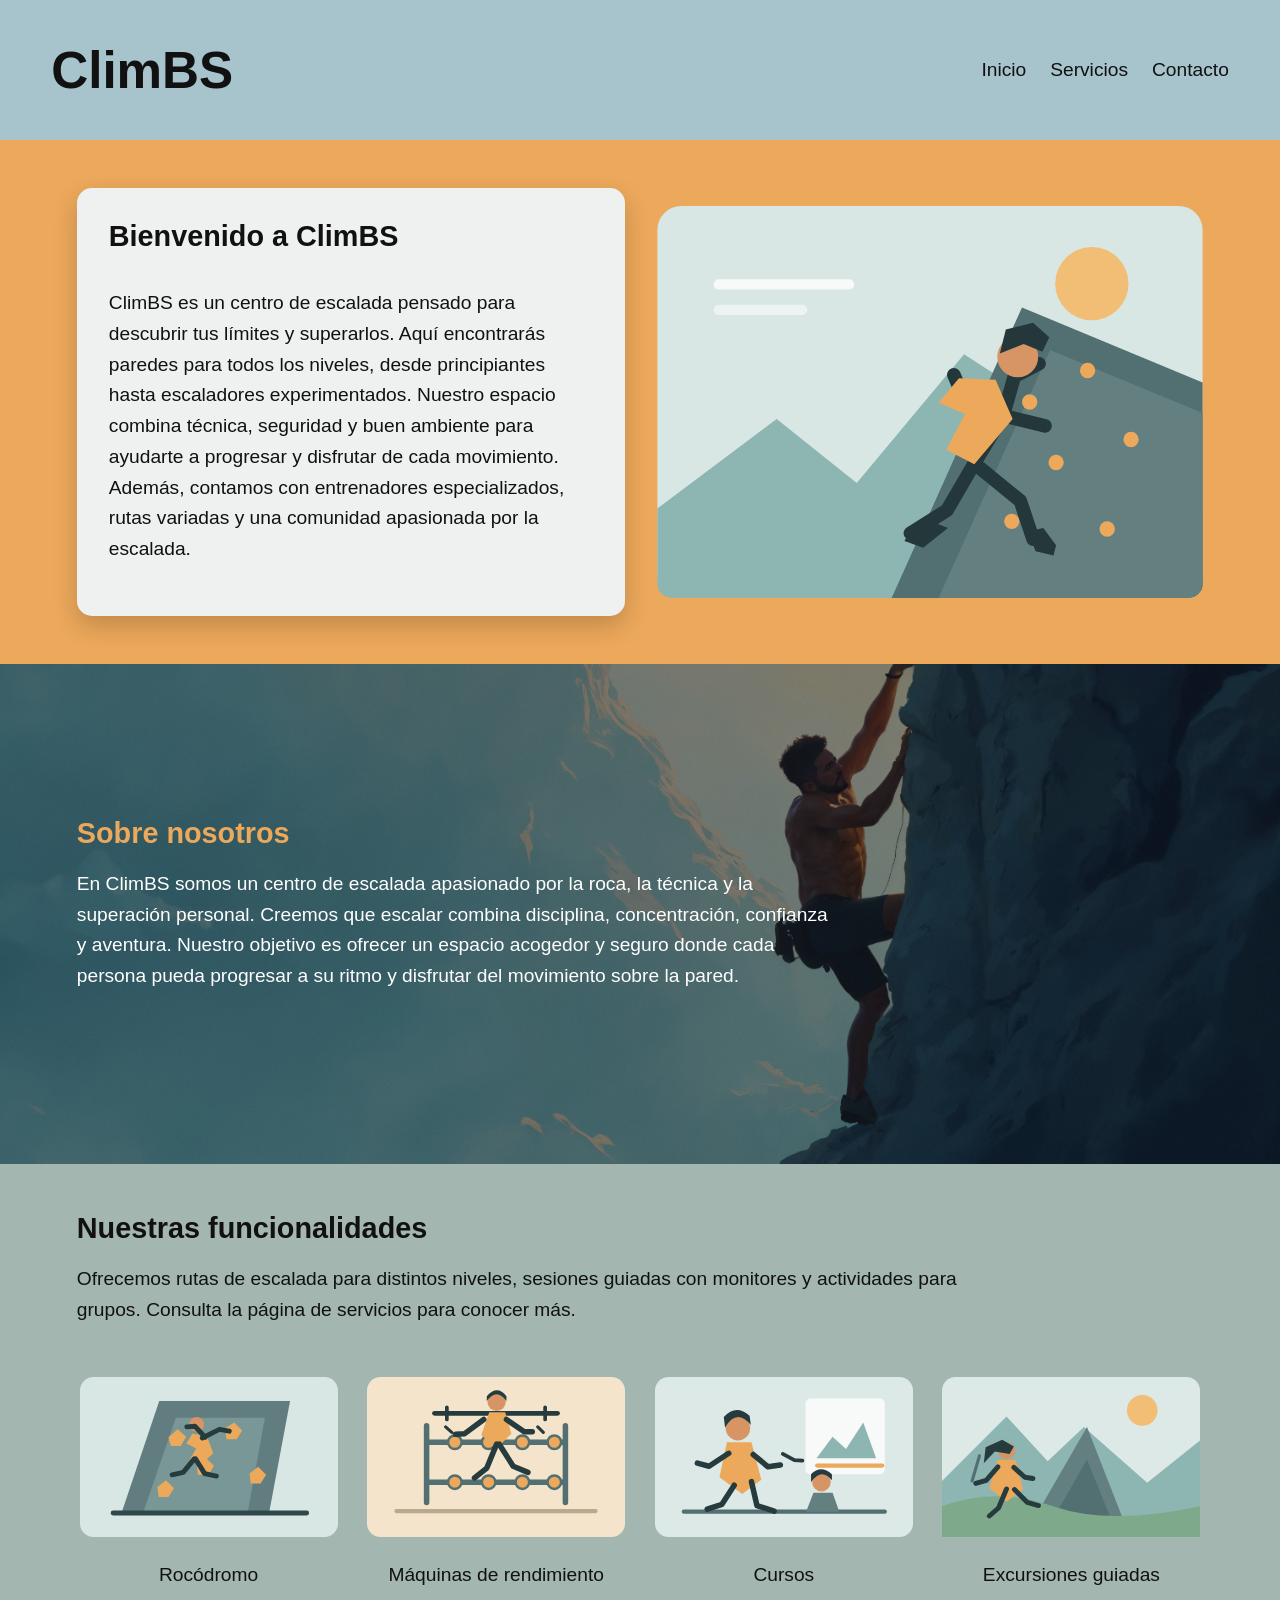
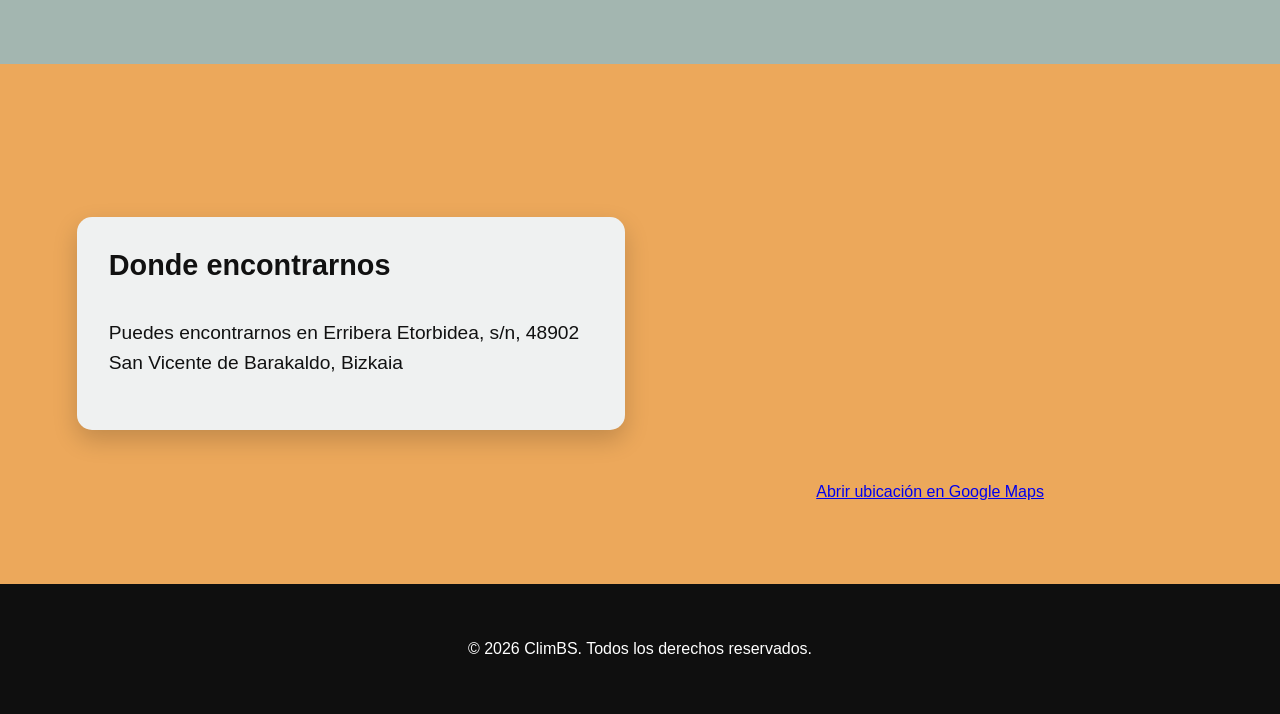
<file: index.html>
<!doctype html>
<html lang="es">

<head>
  <meta charset="UTF-8" />
  <meta name="viewport" content="width=device-width, initial-scale=1.0" />
  <title>ClimBS</title>

  <meta name="description"
    content="Bienvenido a ClimBS, centro de escalada de alto rendimiento, con cursos personalizados, excursiones a roca guiadas e instalaciones equipadas para toddas las necesidades" />

  <!-- Links -->
  <link rel="stylesheet" href="/css/styles.css" />
  <link rel="stylesheet" href="/css/index.css" />
  <script src="/main.js"></script>
</head>

<body>
  <!-- Header -->
  <header id="header">
    <h1 id="ClimBS">ClimBS</h1>
    <nav id="nav">
      <!-- Botón -->
      <button class="menu-toggle" type="button" aria-controls="nav-links" aria-expanded="false" aria-label="Abrir menú">
        &#9776;
      </button>
      <!-- Barra -->
      <ul class="nav-links" id="nav-links">
        <li><a href="index.html" aria-label="Inicio">Inicio</a></li>
        <li><a href="/html/services.html" aria-label="Servicios">Servicios</a></li>
        <li><a href="/html/contact.html" aria-label="Contacto">Contacto</a></li>
      </ul>
    </nav>
  </header>

  <!-- Contenido principal -->
  <main>
    <!-- Bienvenida -->
    <section class="welcome_container">
      <article class="welcome_card">
        <h2 class="welcome_title">Bienvenido a ClimBS</h2>
        <p class="welcome_text">
          ClimBS es un centro de escalada pensado para descubrir tus límites y superarlos. Aquí encontrarás paredes para
          todos los niveles, desde principiantes hasta escaladores experimentados. Nuestro espacio combina técnica,
          seguridad y buen ambiente para ayudarte a progresar y disfrutar de cada movimiento. Además, contamos con
          entrenadores especializados, rutas variadas y una comunidad apasionada por la escalada.
        </p>
      </article>
      <aside class="aside">
        <img class="aside_img" src="/images/escalada.svg"/>
      </aside>
    </section>

    <!-- Sobre nosotros -->
    <section class="aboutUs_container">
      <article class="aboutUs_article">
        <h2 class="aboutUs_title">Sobre nosotros</h2>
        <p class="aboutUs_text">
          En ClimBS somos un centro de escalada apasionado por la roca, la técnica y la superación personal. Creemos que
          escalar combina disciplina, concentración, confianza y aventura. Nuestro objetivo es ofrecer un espacio
          acogedor y seguro donde cada persona pueda progresar a su ritmo y disfrutar del movimiento sobre la pared.
        </p>
      </article>
    </section>

    <!-- Funcionalidades -->
    <section class="functions_container">
      <article class="functions_article">
        <h2 class="functions_title">Nuestras funcionalidades</h2>
        <p class="functions_text">
          Ofrecemos rutas de escalada para distintos niveles, sesiones guiadas con monitores y actividades para grupos.
          Consulta la página de servicios para conocer más.
        </p>
      </article>
      <div class="functions">
        <div class="function">
          <img class="function_image" src="/images/rocodromo.svg"/>
          <p class="function_text">Rocódromo</p>
        </div>
        <div class="function">
          <img class="function_image" src="/images/entrenamiento.svg"/>
          <p class="function_text">Máquinas de rendimiento</p>
        </div>
        <div class="function">
          <img class="function_image" src="/images/cursos.svg"/>
          <p class="function_text">Cursos</p>
        </div>
        <div class="function">
          <img class="function_image" src="/images/excursiones.svg" />
          <p class="function_text">Excursiones guiadas</p>
        </div>
      </div>
    </section>

    <!-- Ubicación -->
    <section class="location_container">
      <article class="location_card">
        <h2 class="location_title">Donde encontrarnos</h2>
        <p>
          Puedes encontrarnos en Erribera Etorbidea, s/n, 48902 San Vicente de Barakaldo, Bizkaia
        </p>
      </article>
      <aside class="map_container">
        <iframe class="map" title="Mapa de ubicación de ClimBS en Barakaldo"
          src="https://maps.google.com/maps?q=Erribera%20Etorbidea%2C%20s%2Fn%2C%2048902%20San%20Vicente%20de%20Barakaldo%2C%20Bizkaia&output=embed"
          loading="lazy" referrerpolicy="no-referrer-when-downgrade">
        </iframe>
        <a href="https://maps.google.com/?q=Erribera+Etorbidea,+s%2Fn,+48902+San+Vicente+de+Barakaldo,+Bizkaia" target="_blank"
          rel="noopener noreferrer">
          Abrir ubicación en Google Maps
        </a>
      </aside>
    </section>

  </main>
  <!-- Fin contenido principal -->
</body>

<!-- Footer -->
<footer id="footer">
  <p class="copyright">&copy; 2026 ClimBS. Todos los derechos reservados.</p>
</footer>

</html>
</file>
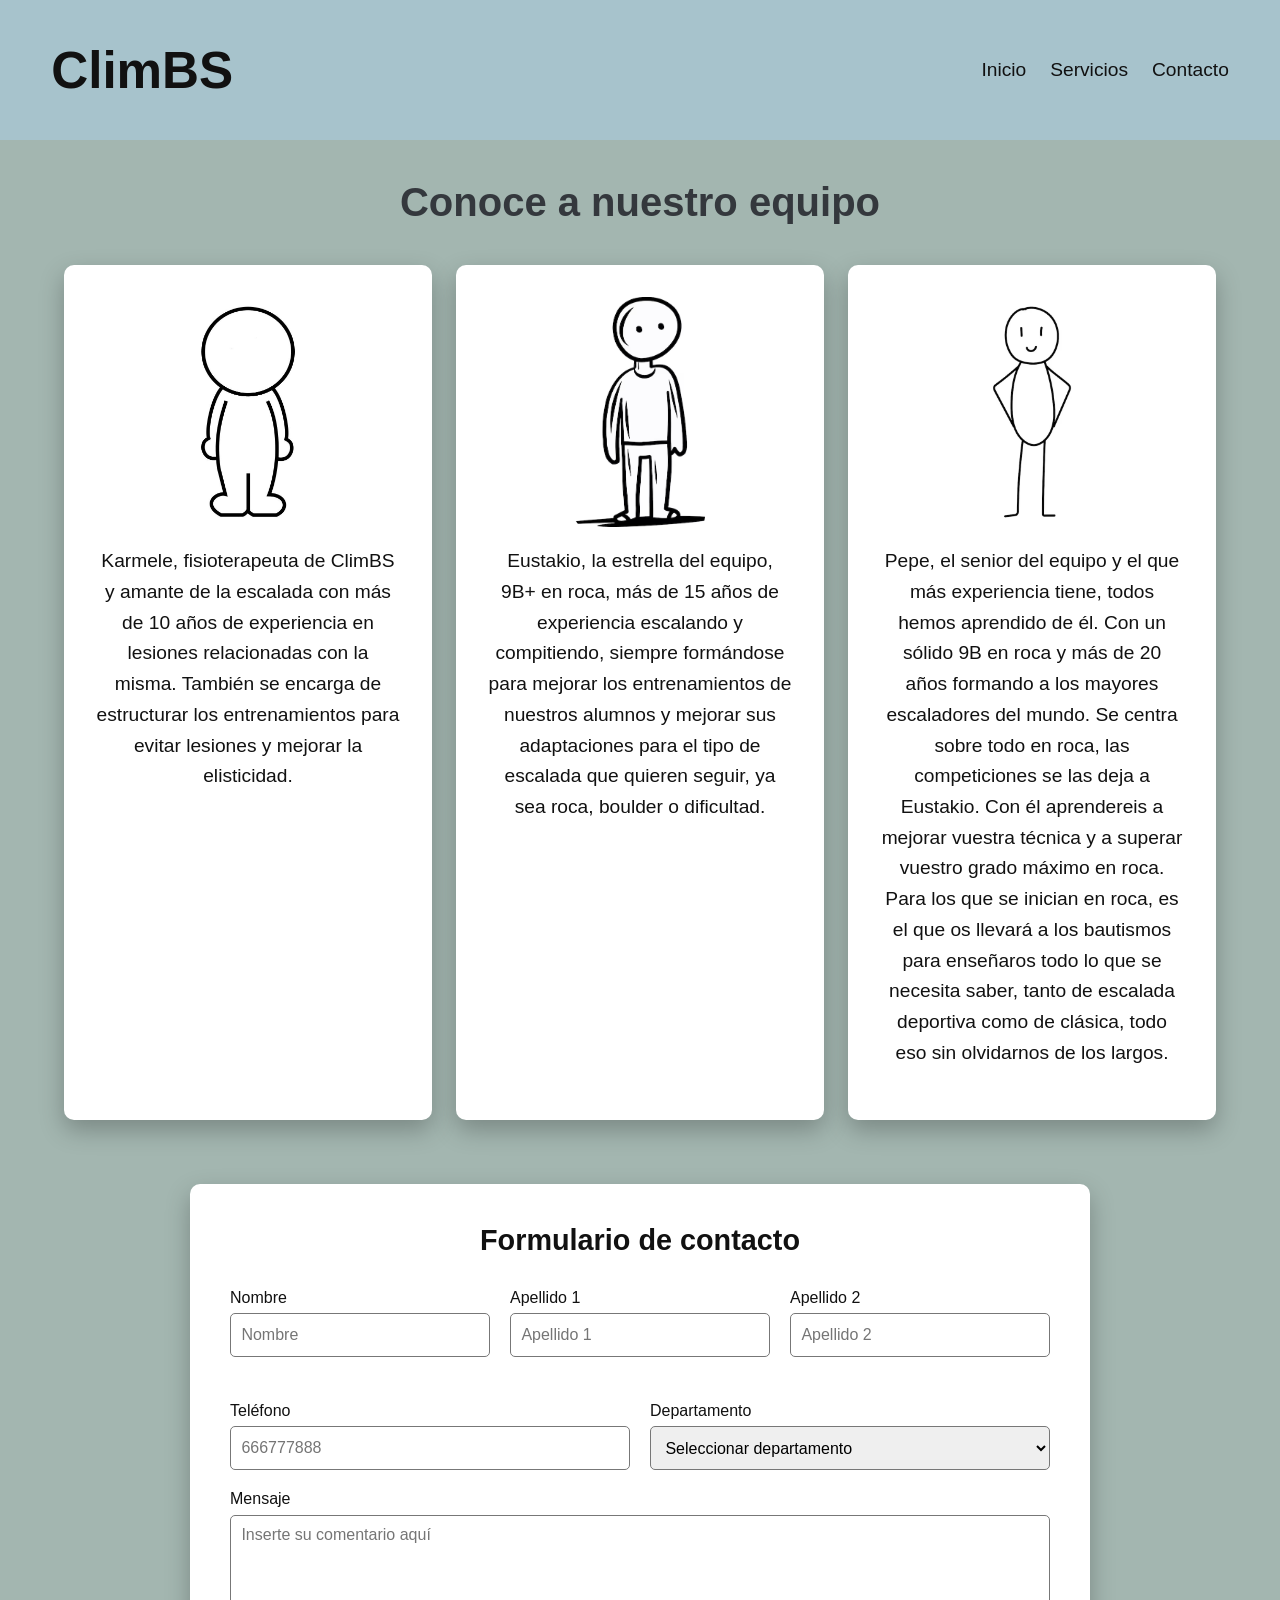
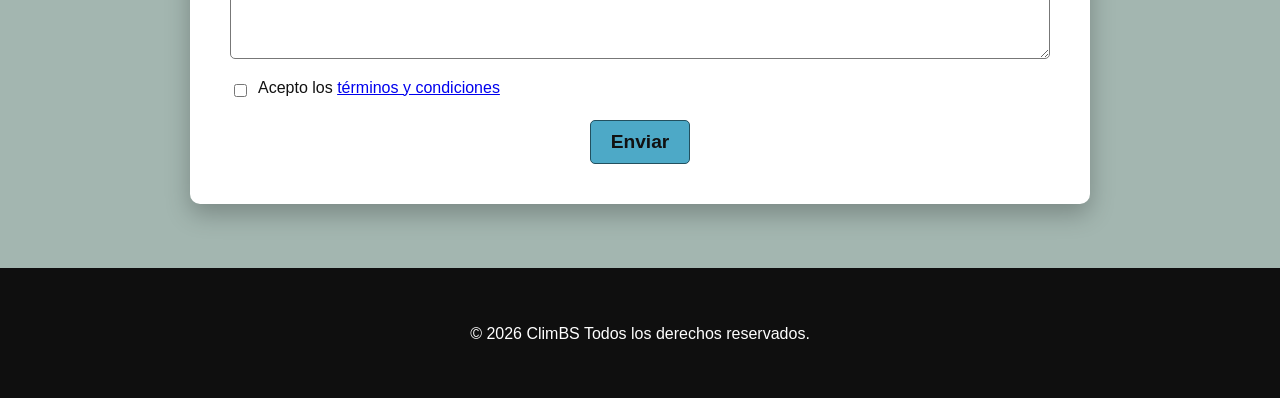
<file: html/contact.html>
<!doctype html>
<html lang="es">

<head>
  <meta charset="UTF-8" />
  <meta name="viewport" content="width=device-width, initial-scale=1.0" />
  <title>Contacto</title>

  <!-- Links -->
  <link rel="stylesheet" href="../css/styles.css" />
  <link rel="stylesheet" href="../css/contact.css" />
  <script src="../main.js"></script>
</head>

<body>
  <!-- Header -->
  <header id="header">
    <h1 id="ClimBS">ClimBS</h1>
    <nav id="nav">
      <!-- Botón -->
      <button class="menu-toggle" type="button" aria-expanded="false" aria-label="Abrir menú">
        &#9776;
      </button>
      <!-- Barra -->
      <ul class="nav-links" id="nav-links">
        <li><a href="../index.html" aria-label="Inicio">Inicio</a></li>
        <li><a href="services.html" aria-label="Servicios">Servicios</a></li>
        <li><a href="contact.html" aria-label="Contacto">Contacto</a></li>
      </ul>
    </nav>
  </header>

  <!-- Contenido principal -->
  <h2 class="contact_title">
    <span class="title_text">Conoce a nuestro equipo</span>
  </h2>

  <section class="container" aria-label="Equipo de ClimBS">
    <article class="card">
      <img class="card_img" src="../images/person1.jpg" alt="Karmele, fisioterapeuta" />
      <p class="card_text">
        Karmele, fisioterapeuta de ClimBS y amante de la escalada con más de 10 años de experiencia en lesiones
        relacionadas con la misma. También se encarga de estructurar los entrenamientos para evitar lesiones y mejorar
        la elisticidad.
      </p>
    </article>
    <article class="card">
      <img class="card_img" src="../images/person2.jpg" alt="Eustakio, entrenador" />
      <p class="card_text">
        Eustakio, la estrella del equipo, 9B+ en roca, más de 15 años de experiencia escalando y compitiendo, siempre
        formándose para mejorar los entrenamientos de nuestros alumnos y mejorar sus adaptaciones para el tipo de
        escalada que quieren seguir, ya sea roca, boulder o dificultad.
      </p>
    </article>
    <article class="card">
      <img class="card_img" src="../images/person3.jpg" alt="Pepe, entrenador" />
      <p class="card_text">
        Pepe, el senior del equipo y el que más experiencia tiene, todos hemos aprendido de él. Con un sólido
        9B en roca y más de 20 años formando a los mayores escaladores del mundo. Se centra sobre todo en roca, las
        competiciones se las deja a Eustakio. Con él aprendereis a mejorar vuestra técnica y a superar vuestro grado
        máximo en roca. Para los que se inician en roca, es el que os llevará a los bautismos para enseñaros todo lo que
        se necesita saber, tanto de escalada deportiva como de clásica, todo eso sin olvidarnos de los largos.

      </p>
    </article>
  </section>

  <!-- Formulario de contacto -->
  <section class="contact_section">
    <h2 class="form_title">Formulario de contacto</h2>
    <form id="contact_form" action="#" method="post">
      <span class="name_surname">
        <span class="name_container">
          <label for="name">Nombre</label>
          <input type="text" id="name" name="name" placeholder="Nombre" pattern="[A-Za-z ]{2,15}" maxlength="15"
            required />
        </span>
        <span class="surname1_container">
          <label for="surname1">Apellido 1</label>
          <input type="text" id="surname1" name="surname1" placeholder="Apellido 1" pattern="[A-Za-z ]{2,15}"
            maxlength="15" required />
        </span>
        <span class="surname2_container">
          <label for="surname2">Apellido 2</label>
          <input type="text" id="surname2" name="surname2" placeholder="Apellido 2" pattern="[A-Za-z ]{2,15}"
            maxlength="15" required />
        </span>
      </span>
      <span class="phone_department">
        <span class="phone_container">
          <label for="phone">Teléfono</label>
          <input type="tel" id="phone" name="phone" placeholder="666777888" pattern="[0-9]{9}" maxlength="9"
            inputmode="numeric" required />
        </span>
        <span class="department_container">
          <label for="department">Departamento</label>
          <select id="department" name="department" required>
            <option value="">Seleccionar departamento</option>
            <option value="client_att">Atención al Cliente</option>
            <option value="adm">Administración</option>
            <option value="rrhh">Recursos Humanos</option>
          </select>
        </span>
      </span>
      <span class="msg_container">
        <label for="message">Mensaje</label>
        <textarea id="message" name="message" rows="6" placeholder="Inserte su comentario aquí" required></textarea>
      </span>
      <span class="checkbox_container">
        <input type="checkbox" id="terms" name="terms" required />
        <label for="terms">Acepto los <a href="#">términos y condiciones</a></label>
      </span>
      <span class="button_container">
        <button type="submit" class="submit_btn">Enviar</button>
      </span>
    </form>
  </section>
  <!-- Fin formulario de contacto -->

</body>
<!-- Footer -->
<footer id="footer">
  <p class="copyright">&copy; 2026 ClimBS Todos los derechos reservados.</p>
</footer>

</html>
</file>
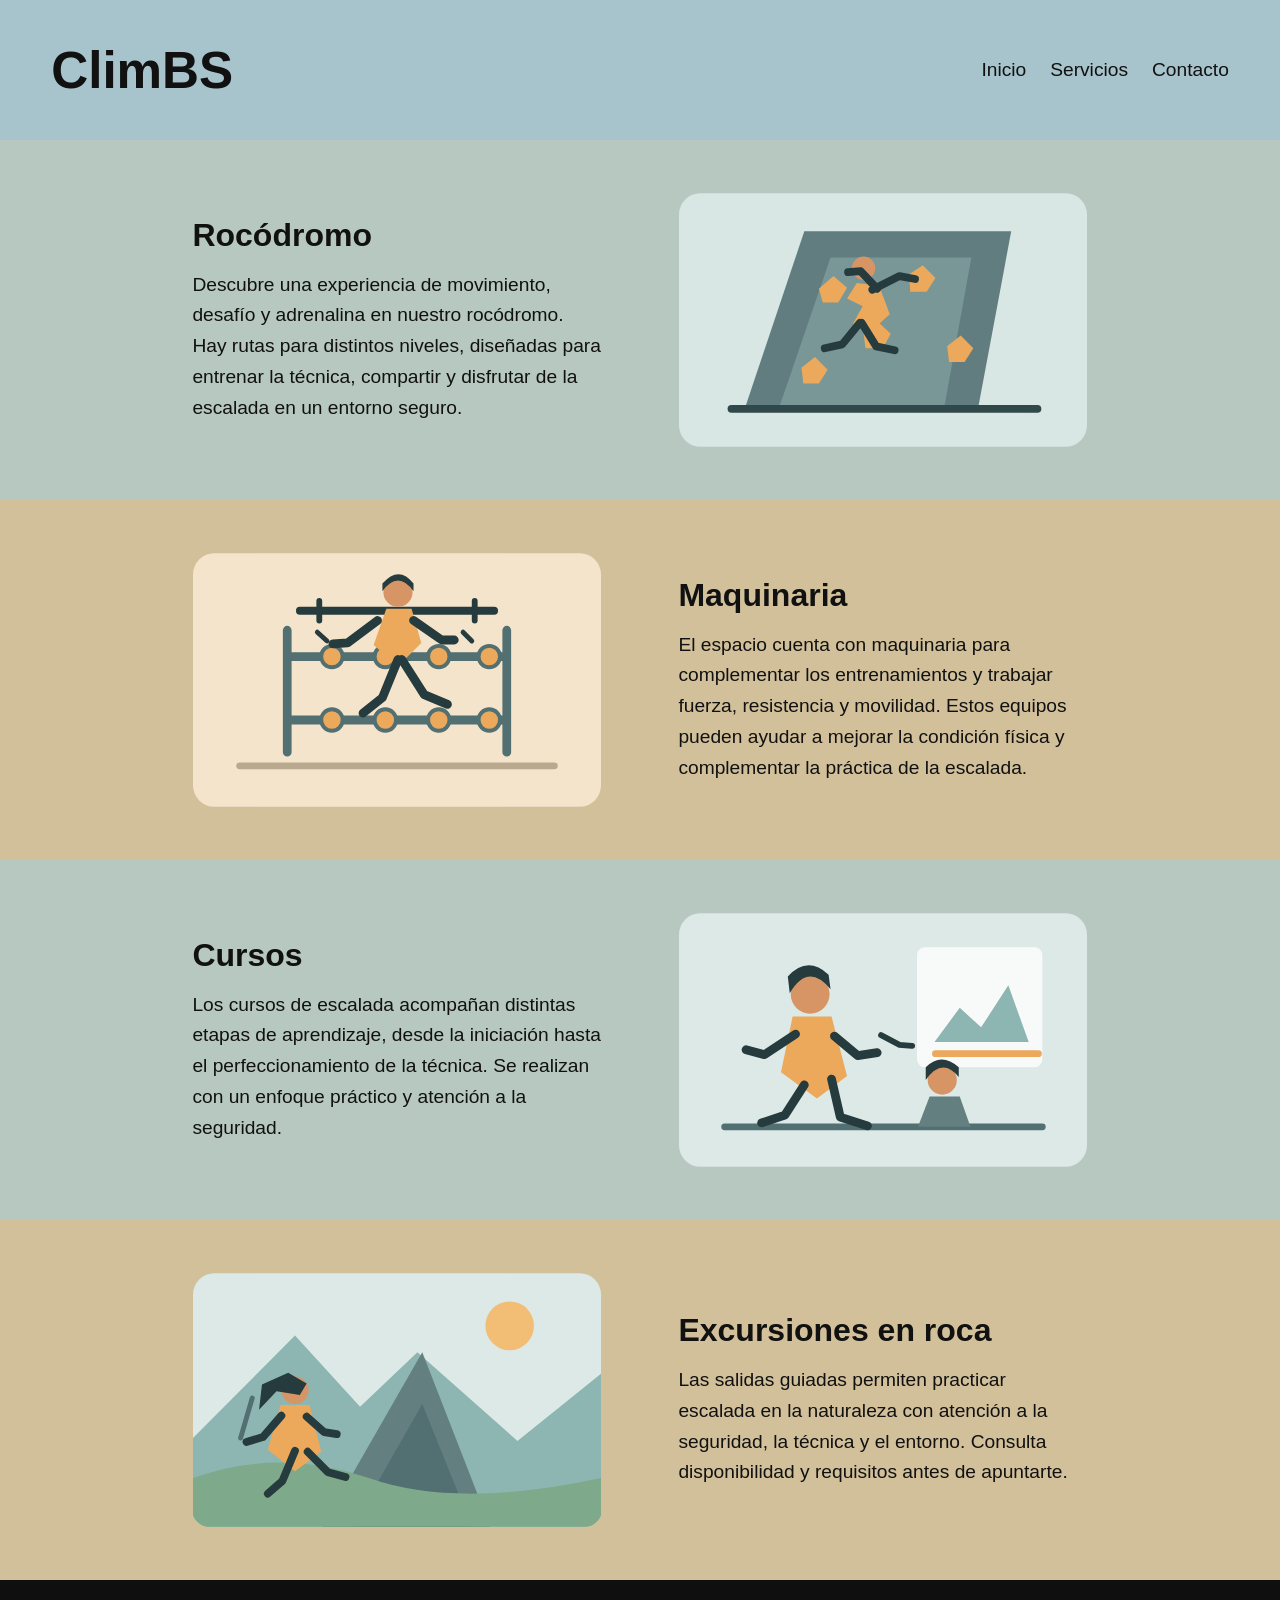
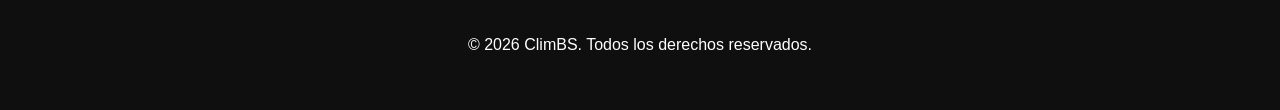
<file: html/services.html>
<!doctype html>
<html lang="es">

<head>
  <meta charset="UTF-8" />
  <meta name="viewport" content="width=device-width, initial-scale=1.0" />
  <title>Servicios</title>

  <!-- Links -->
  <link rel="stylesheet" href="../css/styles.css" />
  <link rel="stylesheet" href="../css/services.css" />
  <script src="../main.js"></script>
</head>

<body>
  <!-- Header -->
  <header id="header">
    <h1 id="ClimBS">ClimBS</h1>
    <nav id="nav">
      <!-- Botón -->
      <button class="menu-toggle" type="button" aria-expanded="false" aria-label="Abrir menú">
        &#9776;
      </button>
      <!-- Barra -->
      <ul class="nav-links" id="nav-links">
        <li><a href="../index.html" aria-label="Inicio">Inicio</a></li>
        <li><a href="services.html" aria-label="Servicios">Servicios</a></li>
        <li><a href="contact.html" aria-label="Contacto">Contacto</a></li>
      </ul>
    </nav>
  </header>
  <!-- Fin header -->

  <!-- Contenido principal -->
  <main>
    <!-- Instalaciones -->
    <section class="instalaciones_container">
      <article>
        <div class="service_content">
          <h2>Rocódromo</h2>
          <p>
            Descubre una experiencia de movimiento, desafío y adrenalina en nuestro rocódromo. Hay rutas para distintos
            niveles, diseñadas para entrenar la técnica, compartir y disfrutar de la escalada en un entorno seguro.
          </p>
        </div>
        <img class="service_image" src="../images/rocodromo.svg" />
      </article>
    </section>

    <!-- Maquinaria -->
    <section class="maquinaria_container">
      <article>
        <img class="service_image" src="../images/entrenamiento.svg" />
        <div class="service_content">
          <h2>Maquinaria</h2>
          <p>
            El espacio cuenta con maquinaria para complementar los entrenamientos y trabajar fuerza, resistencia y
            movilidad. Estos equipos pueden ayudar a mejorar la condición física y complementar la práctica de la
            escalada.
          </p>
        </div>
      </article>
    </section>

    <!-- Cursos -->
    <section class="cursos_container">
      <article>
        <div class="service_content">
          <h2>Cursos</h2>
          <p>
            Los cursos de escalada acompañan distintas etapas de aprendizaje, desde la iniciación hasta el
            perfeccionamiento de la técnica. Se realizan con un enfoque práctico y atención a la seguridad.
          </p>
        </div>
        <img class="service_image" src="../images/cursos.svg" />
      </article>
    </section>

    <!-- Excursiones -->
    <section class="excursiones_container">
      <article>
        <img class="service_image" src="../images/excursiones.svg" />
        <div class="service_content">
          <h2>Excursiones en roca</h2>
          <p>
            Las salidas guiadas permiten practicar escalada en la naturaleza con atención a la seguridad, la técnica y
            el
            entorno. Consulta disponibilidad y requisitos antes de apuntarte.
          </p>
        </div>
      </article>
    </section>
  </main>
  <!-- Fin contenido principal -->

  <!-- Footer -->
  <footer id="footer">
    <p class="copyright">&copy; 2026 ClimBS. Todos los derechos reservados.</p>
  </footer>
</body>

</html>
</file>
<file: css/styles.css>
/* General */
*,
*::before,
*::after {
    box-sizing: border-box;
}

body {
    min-width: 320px;
    margin: 0;
    background-color: #a3b6b0;
    color: #111;
    font-family: Arial, sans-serif;
}

p {
    font-size: 1.2rem;
    line-height: 1.6;
}


/* Menú */
#header {
    position: relative;
    display: grid;
    grid-template-columns: 1fr 1fr;
    align-items: center;
    width: 100%;
    min-height: 140px;
    padding: 1rem 4%;
    background-color: #a7c3cc;
}

#ClimBS {
    margin: 0;
    font-size: clamp(2.2rem, 5vw, 3.2rem);
}

#nav {
    display: flex;
    justify-content: flex-end;
    align-items: center;
}

.nav-links {
    display: flex;
    gap: 1.5rem;
    margin: 0;
    padding: 0;
    list-style: none;
}

.nav-links a {
    color: #111;
    font-size: 1.2rem;
    text-decoration: none;
}

.nav-links a:hover,
.nav-links a:focus-visible {
    text-decoration: underline;
}


/* Menú móvil */
.menu-toggle {
    display: none;
    padding: 0.25rem 0.5rem;
    border: 0;
    background: transparent;
    color: #111;
    font-size: 2rem;
    cursor: pointer;
}

@media (max-width: 780px) {
    #header {
        grid-template-columns: 1fr auto;
        min-height: 90px;
    }

    .menu-toggle {
        display: block;
    }

    .nav-links {
        position: absolute;
        z-index: 10;
        top: 100%;
        right: 0;
        display: none;
        width: min(100%, 320px);
        flex-direction: column;
        gap: 0;
        padding: 0.5rem 1rem;
        background-color: #a7c3cc;
        text-align: center;
        box-shadow: 0 8px 16px rgb(0 0 0 / 20%);
    }

    .nav-links.active {
        display: flex;
    }

    .nav-links a {
        display: block;
        padding: 0.8rem;
    }
}


/* body */
body {
    background-color: #a3b6b0;
    padding: 0;
    width: 100%;
    margin: 0;
    display: flex;
    flex-direction: column;
    align-items: center;
}

main {
    width: 100%;
}


/* Footer */
#footer {
    display: grid;
    align-items: center;
    width: 100%;
    min-height: 130px;
    padding: 1rem;
    background-color: #0f0f0f;
    color: #fff;
    text-align: center;
}

.copyright {
    margin: 0;
    font-size: 1rem;
}
</file>
<file: css/index.css>
main {
    display: flex;
    flex-direction: column;
    align-items: center;
}

/* Contenedores */
.welcome_container,
.location_container {
    display: flex;
    align-items: center;
    justify-content: center;
    gap: 2rem;
    width: 100%;
    min-height: 520px;
    padding: 3rem 6%;
    background-color: #eca85b;
}

.functions_container,
.aboutUs_container {
    display: flex;
    flex-direction: column;
    width: 100%;
    min-height: 500px;
    padding: 3rem 6%;
}

.function_container {
    background-color: #6aa8b1;
}

.aboutUs_container {
    justify-content: center;
    background-image:
        linear-gradient(rgb(0 0 0 / 50%), rgb(0 0 0 / 50%)),
        url("../../images/bg-person.jpg");
    background-position: center;
    background-size: cover;
}


/* Contenido de bienvenida */
.welcome_card,
.location_card {
    display: flex;
    flex: 1 1 50%;
    flex-direction: column;
    justify-content: center;
    min-width: 0;
    padding: 2rem;
    border-radius: 15px;
    background-color: #eff1f1;
    box-shadow: 0 10px 25px rgb(0 0 0 / 18%);
}

.welcome_title,
.functions_title,
.aboutUs_title,
.location_title {
    margin: 0 0 1rem;
    font-size: clamp(1.5rem, 3vw, 1.8rem);
}

.aside,
.map_container {
    display: flex;
    flex: 1 1 50%;
    justify-content: center;
    align-items: center;
    min-width: 0;
}

.aside_img {
    display: block;
    width: 100%;
    max-height: 420px;
    border-radius: 15px;
    object-fit: contain;
}


/* Contenido de Sobre nosotros */
.aboutUs_article {
    width: min(100%, 760px);
    padding: 2rem 0;
}

.aboutUs_title {
    color: #eca85b;
}

.aboutUs_text {
    color: white;
}


/* Contenido de funcionalidades */
.functions_article {
    max-width: 900px;
    padding-bottom: 2rem;
}

.functions {
    display: grid;
    grid-template-columns: repeat(4, minmax(0, 1fr));
    gap: 1.5rem;
    width: 100%;
}

.function {
    text-align: center;
}

.function_image {
    width: 100%;
    height: 160px;
    object-fit: contain;
}

.feature_text {
    margin: 0.5rem 0;
}


/* Contenido de Localización */
.map_container {
     flex-direction: column;
    gap: 1rem;
}

.map {
    width: 100%;
    min-height: 320px;
    border: 0;
}

/* Móvil */
@media (max-width: 700px) {

    .welcome_container,
    .location_container {
        flex-direction: column;
        min-height: 0;
        padding: 2rem 5%;
    }

    .welcome_card,
    .location_card {
        width: 100%;
        flex-basis: auto;
        padding: 1.5rem;
    }

    .aside,
    .map_container {
        width: 100%;
        flex-basis: auto;
    }

    .aside_img {
        max-height: 280px;
    }

    .function_container,
    .aboutUs_container {
        min-height: 0;
        padding: 2rem 5%;
    }

    .functions {
        grid-template-columns: repeat(2, minmax(0, 1fr));
    }
}
</file>
<file: css/contact.css>
/* Equipo */
.contact_title {
    margin: 2.5rem 1rem;
    text-align: center;
}

.title_text {
    color: #34383d;
    font-size: clamp(1.75rem, 5vw, 2.5rem);
}

.container {
    display: grid;
    grid-template-columns: repeat(3, minmax(0, 1fr));
    gap: 1.5rem;
    width: min(90%, 1200px);
    margin: 0 auto;
}

.card {
    display: flex;
    flex-direction: column;
    align-items: center;
    padding: 2rem;
    border-radius: 10px;
    background-color: #fff;
    box-shadow: 0 10px 25px rgb(0 0 0 / 25%);
}

.card_img {
    width: 130px;
    height: 230px;
    object-fit: cover;
    border-radius: 10px;
}

.card_text {
    text-align: center;
}


/* Formulario */
.form_title {
    margin: 0 0 2rem;
    font-size: clamp(1.5rem, 4vw, 1.8rem);
    text-align: center;
}

.contact_section {
    width: min(90%, 900px);
    margin: 4rem auto;
    padding: 2.5rem;
    border-radius: 10px;
    background-color: #fff;
    box-shadow: 0 10px 25px rgb(0 0 0 / 25%);
}

#contact_form {
    display: flex;
    flex-direction: column;
    gap: 1.25rem;
}

.name_surname,
.phone_department {
    display: grid;
    grid-template-columns: repeat(3, minmax(0, 1fr));
    gap: 1.25rem;
}

.name_container,
.surname1_container,
.surname2_container {
    display: flex;
    flex-direction: column;
    margin-bottom: 25px;
}

.phone_department {
    grid-template-columns: repeat(2, minmax(0, 1fr));
}

.name_container,
.surname1_container,
.surname2_container,
.phone_container,
.department_container,
.msg_container {
    display: flex;
    flex-direction: column;
    gap: 0.4rem;
    min-width: 0;
}

#contact_form input:not([type="checkbox"]),
#department,
#message {
    width: 100%;
    min-height: 2.75rem;
    padding: 0.65rem;
    border: 1px solid #777;
    border-radius: 5px;
    font: inherit;
}

#message {
    min-height: 9rem;
    resize: vertical;
}

.checkbox_container {
    display: flex;
    align-items: flex-start;
    gap: 0.5rem;
}

.checkbox_container input {
    margin-top: 0.3rem;
}

.button_container {
    display: flex;
    justify-content: center;
}

.submit_btn {
    padding: 0.65rem 1.25rem;
    border: 1px solid #22505f;
    border-radius: 5px;
    background-color: #4da9c7;
    color: #111;
    font-size: 1.2rem;
    font-weight: bold;
    cursor: pointer;
}

.submit_btn:hover {
    background-color: #2d6375;
    color: #fff;
}

/* Móvil */
@media (max-width: 800px) {
    .container {
        grid-template-columns: 1fr;
        max-width: 600px;
    }

    .name_surname {
        grid-template-columns: 1fr;
    }
}

@media (max-width: 520px) {
    .contact_form {
        padding: 1.5rem;
    }

    .phone_department {
        grid-template-columns: 1fr;
    }
}
</file>
<file: css/services.css>
/* Generales */
main {
    display: flex;
    flex-direction: column;
    align-items: center;
}

section article {
    display: flex;
    align-items: center;
    justify-content: center;
    gap: clamp(2rem, 6vw, 5rem);
    width: min(100%, 1100px);
    min-height: inherit;
    margin: 0 auto;
    padding: 3rem 8%;
}

section article > * {
    flex: 1 1 50%;
    min-width: 0;
}

section h2 {
    margin: 0 0 1rem;
    font-size: clamp(1.5rem, 3vw, 2rem);
}

section p {
    margin: 0;
}

.service_image {
    display: block;
    width: 100%;
    max-height: 300px;
    border-radius: 18px;
    object-fit: contain;
}


/* Contenedores */
section {
    width: 100%;
    min-height: 360px;
}

section:nth-last-of-type(odd) {
    background-color: #d2c09a;
}

section:nth-last-of-type(even) {
    background-color: #b7c8c0;
}


/* Móvil */
@media (max-width: 600px) {
    section {
        min-height: 0;
    }

    section article {
        flex-direction: column;
        align-items: stretch;
        gap: 1.5rem;
        min-height: 0;
        padding: 2rem 6%;
    }

    section:nth-of-type(even) article {
        flex-direction: column;
    }

    .service_image {
        max-height: 240px;
    }
}
</file>
